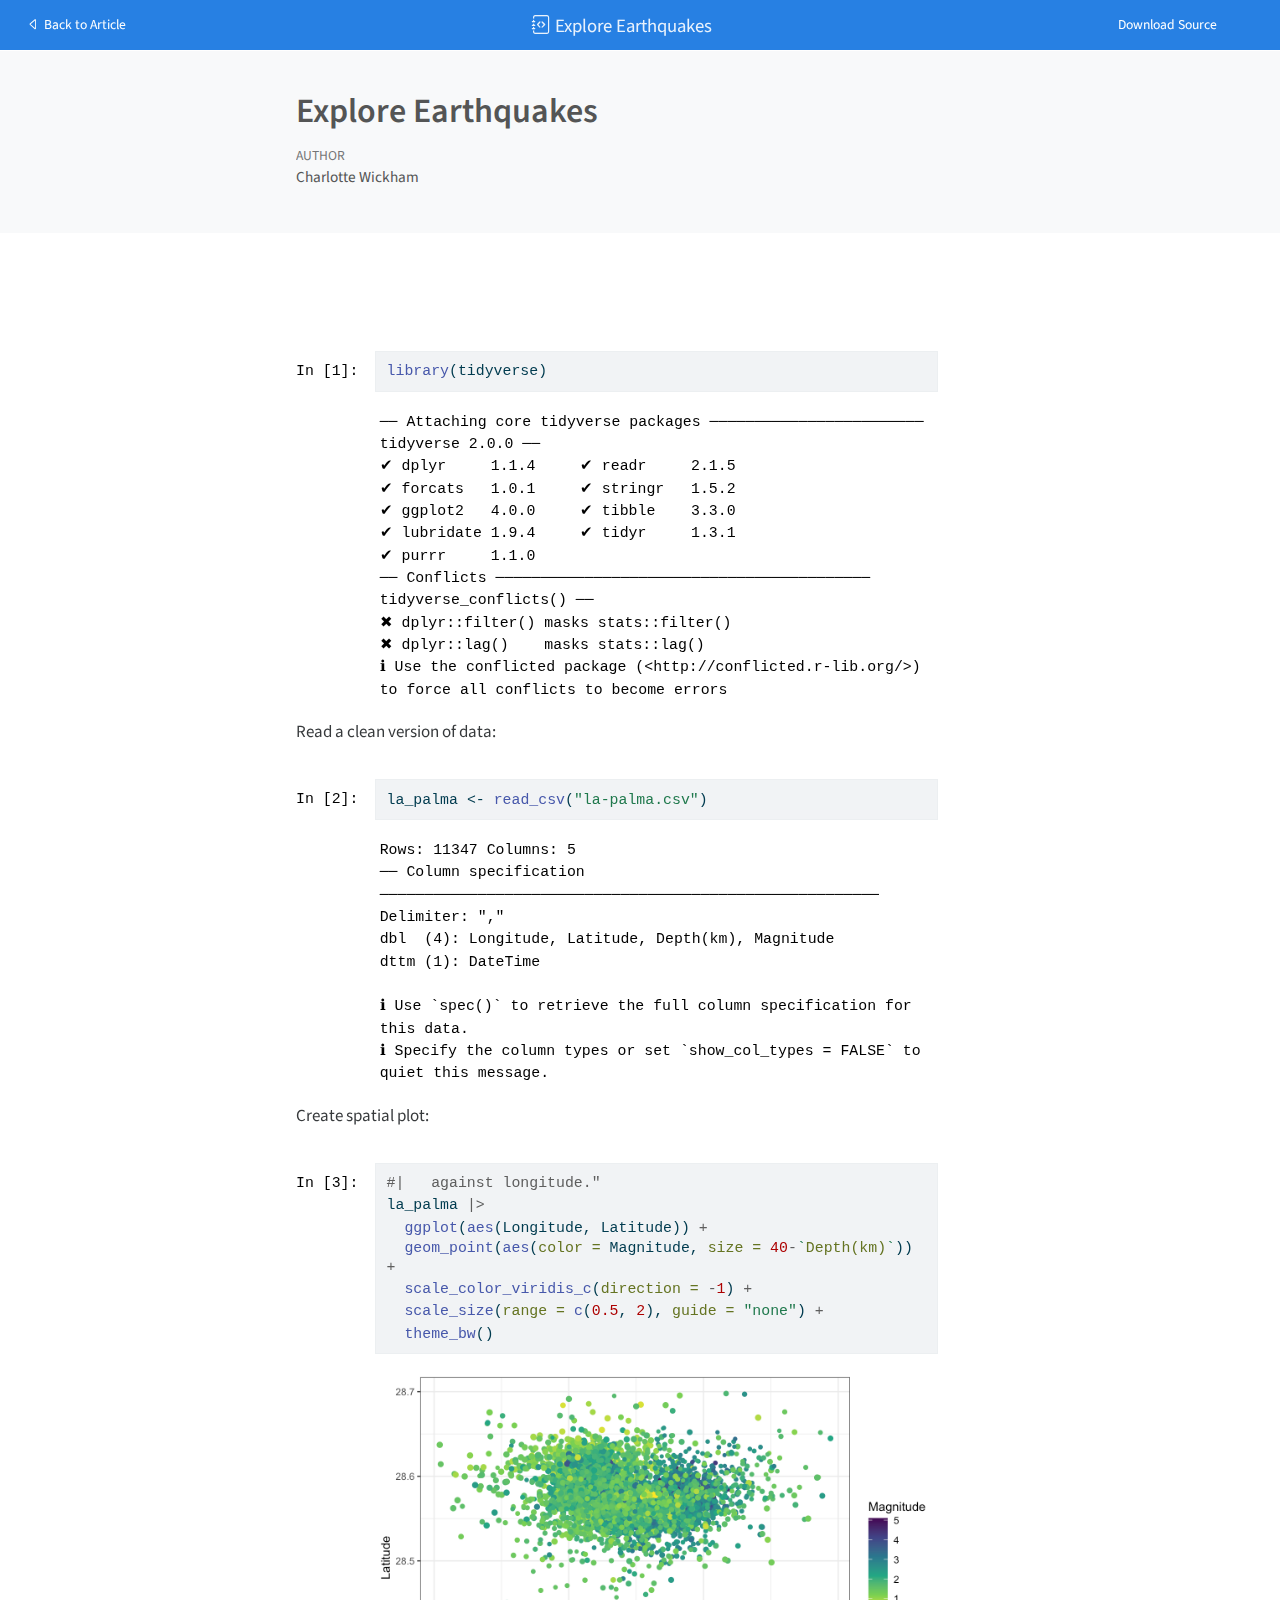
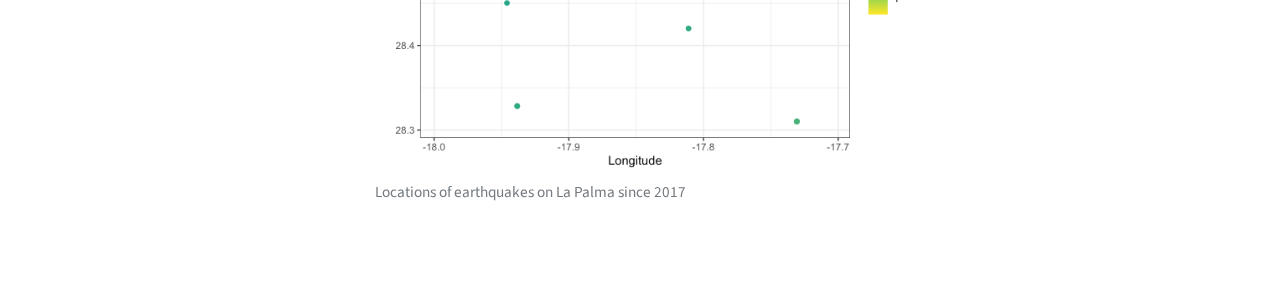
<file: notebooks/explore-earthquakes-preview.html>
<!DOCTYPE html>
<html xmlns="http://www.w3.org/1999/xhtml" lang="en" xml:lang="en"><head>
    <meta charset="utf-8">
    <meta name="generator" content="quarto-1.8.24">

    <meta name="viewport" content="width=device-width, initial-scale=1.0, user-scalable=yes">

    <meta name="author" content="Charlotte Wickham">

    <title>Explore Earthquakes</title>
    <style>
      code{white-space: pre-wrap;}
      span.smallcaps{font-variant: small-caps;}
      div.columns{display: flex; gap: min(4vw, 1.5em);}
      div.column{flex: auto; overflow-x: auto;}
      div.hanging-indent{margin-left: 1.5em; text-indent: -1.5em;}
      ul.task-list{list-style: none;}
      ul.task-list li input[type="checkbox"] {
        width: 0.8em;
        margin: 0 0.8em 0.2em -1em; /* quarto-specific, see https://github.com/quarto-dev/quarto-cli/issues/4556 */ 
        vertical-align: middle;
      }
      /* CSS for syntax highlighting */
      html { -webkit-text-size-adjust: 100%; }
      pre > code.sourceCode { white-space: pre; position: relative; }
      pre > code.sourceCode > span { display: inline-block; line-height: 1.25; }
      pre > code.sourceCode > span:empty { height: 1.2em; }
      .sourceCode { overflow: visible; }
      code.sourceCode > span { color: inherit; text-decoration: inherit; }
      div.sourceCode { margin: 1em 0; }
      pre.sourceCode { margin: 0; }
      @media screen {
      div.sourceCode { overflow: auto; }
      }
      @media print {
      pre > code.sourceCode { white-space: pre-wrap; }
      pre > code.sourceCode > span { text-indent: -5em; padding-left: 5em; }
      }
      pre.numberSource code
        { counter-reset: source-line 0; }
      pre.numberSource code > span
        { position: relative; left: -4em; counter-increment: source-line; }
      pre.numberSource code > span > a:first-child::before
        { content: counter(source-line);
          position: relative; left: -1em; text-align: right; vertical-align: baseline;
          border: none; display: inline-block;
          -webkit-touch-callout: none; -webkit-user-select: none;
          -khtml-user-select: none; -moz-user-select: none;
          -ms-user-select: none; user-select: none;
          padding: 0 4px; width: 4em;
        }
      pre.numberSource { margin-left: 3em;  padding-left: 4px; }
      div.sourceCode
        {   }
      @media screen {
      pre > code.sourceCode > span > a:first-child::before { text-decoration: underline; }
      }
    </style>

    <style>
      body.hypothesis-enabled #quarto-embed-header {
        padding-right: 36px;
      }

      #quarto-embed-header {
        height: 3em;
        width: 100%;
        display: flex;
        justify-content: space-between;
        align-items: center;
        border-bottom: solid 1px;
      }

      #quarto-embed-header h6 {
        font-size: 1.1em;
        padding-top: 0.6em;
        margin-left: 1em;
        margin-right: 1em;
        font-weight: 400;
      }

      #quarto-embed-header a.quarto-back-link,
      #quarto-embed-header a.quarto-download-embed {
        font-size: 0.8em;
        margin-top: 1em;
        margin-bottom: 1em;
        margin-left: 1em;
        margin-right: 1em;
      }

      .quarto-back-container {
        padding-left: 0.5em;
        display: flex;
      }

      .headroom {
          will-change: transform;
          transition: transform 200ms linear;
      }

      .headroom--pinned {
          transform: translateY(0%);
      }

      .headroom--unpinned {
          transform: translateY(-100%);
      }      
    </style>

    <script>
    window.document.addEventListener("DOMContentLoaded", function () {

      var header = window.document.querySelector("#quarto-embed-header");
      const titleBannerEl = window.document.querySelector("body > #title-block-header");
      if (titleBannerEl) {
        titleBannerEl.style.paddingTop = header.clientHeight + "px";
      }
      const contentEl = window.document.getElementById('quarto-content');
      for (const child of contentEl.children) {
        child.style.paddingTop = header.clientHeight + "px";
        child.style.marginTop = "1em";
      }

      // Use the article root if the `back` call doesn't work. This isn't perfect
      // but should typically work
      window.quartoBackToArticle = () => {
        var currentUrl = window.location.href;
        window.history.back();
        setTimeout(() => {
            // if location was not changed in 100 ms, then there is no history back
            if(currentUrl === window.location.href){              
                // redirect to site root
                window.location.href = "../index.html";
            }
        }, 100);
      }

      const headroom = new window.Headroom(header, {
        tolerance: 5,
        onPin: function () {
        },
        onUnpin: function () {
        },
      });
      headroom.init();
    });
    </script>

    
<script src="../site_libs/manuscript-notebook/headroom.min.js"></script>
<script src="../site_libs/clipboard/clipboard.min.js"></script>
<script src="../site_libs/quarto-html/quarto.js" type="module"></script>
<script src="../site_libs/quarto-html/tabsets/tabsets.js" type="module"></script>
<script src="../site_libs/quarto-html/axe/axe-check.js" type="module"></script>
<script src="../site_libs/quarto-html/popper.min.js"></script>
<script src="../site_libs/quarto-html/tippy.umd.min.js"></script>
<script src="../site_libs/quarto-html/anchor.min.js"></script>
<link href="../site_libs/quarto-html/tippy.css" rel="stylesheet">
<link href="../site_libs/quarto-html/quarto-syntax-highlighting-dc55a5b9e770e841cd82e46aadbfb9b0.css" rel="stylesheet" id="quarto-text-highlighting-styles">
<script src="../site_libs/bootstrap/bootstrap.min.js"></script>
<link href="../site_libs/bootstrap/bootstrap-icons.css" rel="stylesheet">
<link href="../site_libs/bootstrap/bootstrap-0a61af393cc41664e89a7addda21b354.min.css" rel="stylesheet" append-hash="true" id="quarto-bootstrap" data-mode="light">
<script src="../site_libs/quarto-contrib/glightbox/glightbox.min.js"></script>
<link href="../site_libs/quarto-contrib/glightbox/glightbox.min.css" rel="stylesheet">
<link href="../site_libs/quarto-contrib/glightbox/lightbox.css" rel="stylesheet">
     <script async="" src="https://hypothes.is/embed.js"></script>
<script>
  window.document.addEventListener("DOMContentLoaded", function (_event) {
    document.body.classList.add('hypothesis-enabled');
  });
</script>  
      </head>

  <body class="quarto-notebook quarto-light">
    <div id="quarto-embed-header" class="headroom fixed-top bg-primary">
      
      <a onclick="window.quartoBackToArticle(); return false;" class="btn btn-primary quarto-back-link" href=""><i class="bi bi-caret-left"></i> Back to Article</a>
      <h6><i class="bi bi-journal-code"></i> Explore Earthquakes</h6>

            <a href="../notebooks/explore-earthquakes.qmd" class="btn btn-primary quarto-download-embed" download="explore-earthquakes.qmd">Download Source</a>
          </div>

     <header id="title-block-header" class="quarto-title-block default toc-left page-columns page-full">
  <div class="quarto-title-banner page-columns page-full">
    <div class="quarto-title column-body">
      <h1 class="title">Explore Earthquakes</h1>
          </div>

    
    <div class="quarto-title-meta-container">
      <div class="quarto-title-meta-column-start">
        
        <div class="quarto-title-meta">

                <div>
            <div class="quarto-title-meta-heading">Author</div>
            <div class="quarto-title-meta-contents">
                        <p>Charlotte Wickham </p>
                      </div>
          </div>
                
          
                
              </div>
      </div>
      <div class="quarto-title-meta-column-end quarto-other-formats-target">
      </div>
    </div>



    <div class="quarto-other-links-text-target">
    </div>  </div>
</header><div id="quarto-content" class="page-columns page-rows-contents page-layout-article toc-left">
<div id="quarto-sidebar-toc-left" class="sidebar toc-left">
  
</div>
<div id="quarto-margin-sidebar" class="sidebar margin-sidebar zindex-bottom">
</div>
<main class="content quarto-banner-title-block" id="quarto-document-content">      

     <div class="cell-container"><div class="cell-decorator"><pre>In [1]:</pre></div><div class="cell">
<div class="code-copy-outer-scaffold"><div class="sourceCode cell-code" id="cb1"><pre class="sourceCode r code-with-copy"><code class="sourceCode r"><span id="cb1-1"><a href="#cb1-1" aria-hidden="true" tabindex="-1"></a><span class="fu">library</span>(tidyverse)</span></code></pre></div><button title="Copy to Clipboard" class="code-copy-button"><i class="bi"></i></button></div>
<div class="cell-output cell-output-stderr">
<pre><code>── Attaching core tidyverse packages ──────────────────────── tidyverse 2.0.0 ──
✔ dplyr     1.1.4     ✔ readr     2.1.5
✔ forcats   1.0.1     ✔ stringr   1.5.2
✔ ggplot2   4.0.0     ✔ tibble    3.3.0
✔ lubridate 1.9.4     ✔ tidyr     1.3.1
✔ purrr     1.1.0     
── Conflicts ────────────────────────────────────────── tidyverse_conflicts() ──
✖ dplyr::filter() masks stats::filter()
✖ dplyr::lag()    masks stats::lag()
ℹ Use the conflicted package (&lt;http://conflicted.r-lib.org/&gt;) to force all conflicts to become errors</code></pre>
</div>
</div></div>
<p>Read a clean version of data:</p>
<div class="cell-container"><div class="cell-decorator"><pre>In [2]:</pre></div><div class="cell">
<div class="code-copy-outer-scaffold"><div class="sourceCode cell-code" id="cb3"><pre class="sourceCode r code-with-copy"><code class="sourceCode r"><span id="cb3-1"><a href="#cb3-1" aria-hidden="true" tabindex="-1"></a>la_palma <span class="ot">&lt;-</span> <span class="fu">read_csv</span>(<span class="st">"la-palma.csv"</span>)</span></code></pre></div><button title="Copy to Clipboard" class="code-copy-button"><i class="bi"></i></button></div>
<div class="cell-output cell-output-stderr">
<pre><code>Rows: 11347 Columns: 5
── Column specification ────────────────────────────────────────────────────────
Delimiter: ","
dbl  (4): Longitude, Latitude, Depth(km), Magnitude
dttm (1): DateTime

ℹ Use `spec()` to retrieve the full column specification for this data.
ℹ Specify the column types or set `show_col_types = FALSE` to quiet this message.</code></pre>
</div>
</div></div>
<p>Create spatial plot:</p>
<div class="cell-container"><div class="cell-decorator"><pre>In [3]:</pre></div><div id="cell-fig-spatial-plot" class="cell">
<div class="code-copy-outer-scaffold"><div class="sourceCode cell-code" id="cb5"><pre class="sourceCode r code-with-copy"><code class="sourceCode r"><span id="cb5-1"><a href="#cb5-1" aria-hidden="true" tabindex="-1"></a><span class="co">#|   against longitude."</span></span>
<span id="cb5-2"><a href="#cb5-2" aria-hidden="true" tabindex="-1"></a>la_palma <span class="sc">|&gt;</span> </span>
<span id="cb5-3"><a href="#cb5-3" aria-hidden="true" tabindex="-1"></a>  <span class="fu">ggplot</span>(<span class="fu">aes</span>(Longitude, Latitude)) <span class="sc">+</span></span>
<span id="cb5-4"><a href="#cb5-4" aria-hidden="true" tabindex="-1"></a>  <span class="fu">geom_point</span>(<span class="fu">aes</span>(<span class="at">color =</span> Magnitude, <span class="at">size =</span> <span class="dv">40</span><span class="sc">-</span><span class="st">`</span><span class="at">Depth(km)</span><span class="st">`</span>)) <span class="sc">+</span></span>
<span id="cb5-5"><a href="#cb5-5" aria-hidden="true" tabindex="-1"></a>  <span class="fu">scale_color_viridis_c</span>(<span class="at">direction =</span> <span class="sc">-</span><span class="dv">1</span>) <span class="sc">+</span> </span>
<span id="cb5-6"><a href="#cb5-6" aria-hidden="true" tabindex="-1"></a>  <span class="fu">scale_size</span>(<span class="at">range =</span> <span class="fu">c</span>(<span class="fl">0.5</span>, <span class="dv">2</span>), <span class="at">guide =</span> <span class="st">"none"</span>) <span class="sc">+</span></span>
<span id="cb5-7"><a href="#cb5-7" aria-hidden="true" tabindex="-1"></a>  <span class="fu">theme_bw</span>()</span></code></pre></div><button title="Copy to Clipboard" class="code-copy-button"><i class="bi"></i></button></div>
<div class="cell-output-display">
<div id="fig-spatial-plot" class="quarto-float quarto-figure quarto-figure-center anchored" alt="A scatterplot of earthquake locations plotting latitude against longitude.">
<figure class="quarto-float quarto-float-fig figure">
<div aria-describedby="fig-spatial-plot-caption-0ceaefa1-69ba-4598-a22c-09a6ac19f8ca" class="">
<a href="explore-earthquakes_files/figure-html/fig-spatial-plot-1.png" class="lightbox" data-gallery="quarto-lightbox-gallery-1" title="Locations of earthquakes on La Palma since 2017"><img src="explore-earthquakes_files/figure-html/fig-spatial-plot-1.png" class="img-fluid figure-img" alt="A scatterplot of earthquake locations plotting latitude against longitude." width="672"></a>
</div>
<figcaption class="quarto-float-caption-bottom quarto-float-caption quarto-float-fig" id="fig-spatial-plot-caption-0ceaefa1-69ba-4598-a22c-09a6ac19f8ca">
Locations of earthquakes on La Palma since 2017
</figcaption>
</figure>
</div>
</div>
</div></div>
     </main>
<!-- /main column -->  <script id="quarto-html-after-body" type="application/javascript">
  window.document.addEventListener("DOMContentLoaded", function (event) {
    const icon = "";
    const anchorJS = new window.AnchorJS();
    anchorJS.options = {
      placement: 'right',
      icon: icon
    };
    anchorJS.add('.anchored');
    const isCodeAnnotation = (el) => {
      for (const clz of el.classList) {
        if (clz.startsWith('code-annotation-')) {                     
          return true;
        }
      }
      return false;
    }
    const onCopySuccess = function(e) {
      // button target
      const button = e.trigger;
      // don't keep focus
      button.blur();
      // flash "checked"
      button.classList.add('code-copy-button-checked');
      var currentTitle = button.getAttribute("title");
      button.setAttribute("title", "Copied!");
      let tooltip;
      if (window.bootstrap) {
        button.setAttribute("data-bs-toggle", "tooltip");
        button.setAttribute("data-bs-placement", "left");
        button.setAttribute("data-bs-title", "Copied!");
        tooltip = new bootstrap.Tooltip(button, 
          { trigger: "manual", 
            customClass: "code-copy-button-tooltip",
            offset: [0, -8]});
        tooltip.show();    
      }
      setTimeout(function() {
        if (tooltip) {
          tooltip.hide();
          button.removeAttribute("data-bs-title");
          button.removeAttribute("data-bs-toggle");
          button.removeAttribute("data-bs-placement");
        }
        button.setAttribute("title", currentTitle);
        button.classList.remove('code-copy-button-checked');
      }, 1000);
      // clear code selection
      e.clearSelection();
    }
    const getTextToCopy = function(trigger) {
      const outerScaffold = trigger.parentElement.cloneNode(true);
      const codeEl = outerScaffold.querySelector('code');
      for (const childEl of codeEl.children) {
        if (isCodeAnnotation(childEl)) {
          childEl.remove();
        }
      }
      return codeEl.innerText;
    }
    const clipboard = new window.ClipboardJS('.code-copy-button:not([data-in-quarto-modal])', {
      text: getTextToCopy
    });
    clipboard.on('success', onCopySuccess);
    if (window.document.getElementById('quarto-embedded-source-code-modal')) {
      const clipboardModal = new window.ClipboardJS('.code-copy-button[data-in-quarto-modal]', {
        text: getTextToCopy,
        container: window.document.getElementById('quarto-embedded-source-code-modal')
      });
      clipboardModal.on('success', onCopySuccess);
    }
      var localhostRegex = new RegExp(/^(?:http|https):\/\/localhost\:?[0-9]*\//);
      var mailtoRegex = new RegExp(/^mailto:/);
        var filterRegex = new RegExp('/' + window.location.host + '/');
      var isInternal = (href) => {
          return filterRegex.test(href) || localhostRegex.test(href) || mailtoRegex.test(href);
      }
      // Inspect non-navigation links and adorn them if external
     var links = window.document.querySelectorAll('a[href]:not(.nav-link):not(.navbar-brand):not(.toc-action):not(.sidebar-link):not(.sidebar-item-toggle):not(.pagination-link):not(.no-external):not([aria-hidden]):not(.dropdown-item):not(.quarto-navigation-tool):not(.about-link)');
      for (var i=0; i<links.length; i++) {
        const link = links[i];
        if (!isInternal(link.href)) {
          // undo the damage that might have been done by quarto-nav.js in the case of
          // links that we want to consider external
          if (link.dataset.originalHref !== undefined) {
            link.href = link.dataset.originalHref;
          }
        }
      }
    function tippyHover(el, contentFn, onTriggerFn, onUntriggerFn) {
      const config = {
        allowHTML: true,
        maxWidth: 500,
        delay: 100,
        arrow: false,
        appendTo: function(el) {
            return el.parentElement;
        },
        interactive: true,
        interactiveBorder: 10,
        theme: 'quarto',
        placement: 'bottom-start',
      };
      if (contentFn) {
        config.content = contentFn;
      }
      if (onTriggerFn) {
        config.onTrigger = onTriggerFn;
      }
      if (onUntriggerFn) {
        config.onUntrigger = onUntriggerFn;
      }
      window.tippy(el, config); 
    }
    const noterefs = window.document.querySelectorAll('a[role="doc-noteref"]');
    for (var i=0; i<noterefs.length; i++) {
      const ref = noterefs[i];
      tippyHover(ref, function() {
        // use id or data attribute instead here
        let href = ref.getAttribute('data-footnote-href') || ref.getAttribute('href');
        try { href = new URL(href).hash; } catch {}
        const id = href.replace(/^#\/?/, "");
        const note = window.document.getElementById(id);
        if (note) {
          return note.innerHTML;
        } else {
          return "";
        }
      });
    }
    const xrefs = window.document.querySelectorAll('a.quarto-xref');
    const processXRef = (id, note) => {
      // Strip column container classes
      const stripColumnClz = (el) => {
        el.classList.remove("page-full", "page-columns");
        if (el.children) {
          for (const child of el.children) {
            stripColumnClz(child);
          }
        }
      }
      stripColumnClz(note)
      if (id === null || id.startsWith('sec-')) {
        // Special case sections, only their first couple elements
        const container = document.createElement("div");
        if (note.children && note.children.length > 2) {
          container.appendChild(note.children[0].cloneNode(true));
          for (let i = 1; i < note.children.length; i++) {
            const child = note.children[i];
            if (child.tagName === "P" && child.innerText === "") {
              continue;
            } else {
              container.appendChild(child.cloneNode(true));
              break;
            }
          }
          if (window.Quarto?.typesetMath) {
            window.Quarto.typesetMath(container);
          }
          return container.innerHTML
        } else {
          if (window.Quarto?.typesetMath) {
            window.Quarto.typesetMath(note);
          }
          return note.innerHTML;
        }
      } else {
        // Remove any anchor links if they are present
        const anchorLink = note.querySelector('a.anchorjs-link');
        if (anchorLink) {
          anchorLink.remove();
        }
        if (window.Quarto?.typesetMath) {
          window.Quarto.typesetMath(note);
        }
        if (note.classList.contains("callout")) {
          return note.outerHTML;
        } else {
          return note.innerHTML;
        }
      }
    }
    for (var i=0; i<xrefs.length; i++) {
      const xref = xrefs[i];
      tippyHover(xref, undefined, function(instance) {
        instance.disable();
        let url = xref.getAttribute('href');
        let hash = undefined; 
        if (url.startsWith('#')) {
          hash = url;
        } else {
          try { hash = new URL(url).hash; } catch {}
        }
        if (hash) {
          const id = hash.replace(/^#\/?/, "");
          const note = window.document.getElementById(id);
          if (note !== null) {
            try {
              const html = processXRef(id, note.cloneNode(true));
              instance.setContent(html);
            } finally {
              instance.enable();
              instance.show();
            }
          } else {
            // See if we can fetch this
            fetch(url.split('#')[0])
            .then(res => res.text())
            .then(html => {
              const parser = new DOMParser();
              const htmlDoc = parser.parseFromString(html, "text/html");
              const note = htmlDoc.getElementById(id);
              if (note !== null) {
                const html = processXRef(id, note);
                instance.setContent(html);
              } 
            }).finally(() => {
              instance.enable();
              instance.show();
            });
          }
        } else {
          // See if we can fetch a full url (with no hash to target)
          // This is a special case and we should probably do some content thinning / targeting
          fetch(url)
          .then(res => res.text())
          .then(html => {
            const parser = new DOMParser();
            const htmlDoc = parser.parseFromString(html, "text/html");
            const note = htmlDoc.querySelector('main.content');
            if (note !== null) {
              // This should only happen for chapter cross references
              // (since there is no id in the URL)
              // remove the first header
              if (note.children.length > 0 && note.children[0].tagName === "HEADER") {
                note.children[0].remove();
              }
              const html = processXRef(null, note);
              instance.setContent(html);
            } 
          }).finally(() => {
            instance.enable();
            instance.show();
          });
        }
      }, function(instance) {
      });
    }
        let selectedAnnoteEl;
        const selectorForAnnotation = ( cell, annotation) => {
          let cellAttr = 'data-code-cell="' + cell + '"';
          let lineAttr = 'data-code-annotation="' +  annotation + '"';
          const selector = 'span[' + cellAttr + '][' + lineAttr + ']';
          return selector;
        }
        const selectCodeLines = (annoteEl) => {
          const doc = window.document;
          const targetCell = annoteEl.getAttribute("data-target-cell");
          const targetAnnotation = annoteEl.getAttribute("data-target-annotation");
          const annoteSpan = window.document.querySelector(selectorForAnnotation(targetCell, targetAnnotation));
          const lines = annoteSpan.getAttribute("data-code-lines").split(",");
          const lineIds = lines.map((line) => {
            return targetCell + "-" + line;
          })
          let top = null;
          let height = null;
          let parent = null;
          if (lineIds.length > 0) {
              //compute the position of the single el (top and bottom and make a div)
              const el = window.document.getElementById(lineIds[0]);
              top = el.offsetTop;
              height = el.offsetHeight;
              parent = el.parentElement.parentElement;
            if (lineIds.length > 1) {
              const lastEl = window.document.getElementById(lineIds[lineIds.length - 1]);
              const bottom = lastEl.offsetTop + lastEl.offsetHeight;
              height = bottom - top;
            }
            if (top !== null && height !== null && parent !== null) {
              // cook up a div (if necessary) and position it 
              let div = window.document.getElementById("code-annotation-line-highlight");
              if (div === null) {
                div = window.document.createElement("div");
                div.setAttribute("id", "code-annotation-line-highlight");
                div.style.position = 'absolute';
                parent.appendChild(div);
              }
              div.style.top = top - 2 + "px";
              div.style.height = height + 4 + "px";
              div.style.left = 0;
              let gutterDiv = window.document.getElementById("code-annotation-line-highlight-gutter");
              if (gutterDiv === null) {
                gutterDiv = window.document.createElement("div");
                gutterDiv.setAttribute("id", "code-annotation-line-highlight-gutter");
                gutterDiv.style.position = 'absolute';
                const codeCell = window.document.getElementById(targetCell);
                const gutter = codeCell.querySelector('.code-annotation-gutter');
                gutter.appendChild(gutterDiv);
              }
              gutterDiv.style.top = top - 2 + "px";
              gutterDiv.style.height = height + 4 + "px";
            }
            selectedAnnoteEl = annoteEl;
          }
        };
        const unselectCodeLines = () => {
          const elementsIds = ["code-annotation-line-highlight", "code-annotation-line-highlight-gutter"];
          elementsIds.forEach((elId) => {
            const div = window.document.getElementById(elId);
            if (div) {
              div.remove();
            }
          });
          selectedAnnoteEl = undefined;
        };
          // Handle positioning of the toggle
      window.addEventListener(
        "resize",
        throttle(() => {
          elRect = undefined;
          if (selectedAnnoteEl) {
            selectCodeLines(selectedAnnoteEl);
          }
        }, 10)
      );
      function throttle(fn, ms) {
      let throttle = false;
      let timer;
        return (...args) => {
          if(!throttle) { // first call gets through
              fn.apply(this, args);
              throttle = true;
          } else { // all the others get throttled
              if(timer) clearTimeout(timer); // cancel #2
              timer = setTimeout(() => {
                fn.apply(this, args);
                timer = throttle = false;
              }, ms);
          }
        };
      }
        // Attach click handler to the DT
        const annoteDls = window.document.querySelectorAll('dt[data-target-cell]');
        for (const annoteDlNode of annoteDls) {
          annoteDlNode.addEventListener('click', (event) => {
            const clickedEl = event.target;
            if (clickedEl !== selectedAnnoteEl) {
              unselectCodeLines();
              const activeEl = window.document.querySelector('dt[data-target-cell].code-annotation-active');
              if (activeEl) {
                activeEl.classList.remove('code-annotation-active');
              }
              selectCodeLines(clickedEl);
              clickedEl.classList.add('code-annotation-active');
            } else {
              // Unselect the line
              unselectCodeLines();
              clickedEl.classList.remove('code-annotation-active');
            }
          });
        }
    const findCites = (el) => {
      const parentEl = el.parentElement;
      if (parentEl) {
        const cites = parentEl.dataset.cites;
        if (cites) {
          return {
            el,
            cites: cites.split(' ')
          };
        } else {
          return findCites(el.parentElement)
        }
      } else {
        return undefined;
      }
    };
    var bibliorefs = window.document.querySelectorAll('a[role="doc-biblioref"]');
    for (var i=0; i<bibliorefs.length; i++) {
      const ref = bibliorefs[i];
      const citeInfo = findCites(ref);
      if (citeInfo) {
        tippyHover(citeInfo.el, function() {
          var popup = window.document.createElement('div');
          citeInfo.cites.forEach(function(cite) {
            var citeDiv = window.document.createElement('div');
            citeDiv.classList.add('hanging-indent');
            citeDiv.classList.add('csl-entry');
            var biblioDiv = window.document.getElementById('ref-' + cite);
            if (biblioDiv) {
              citeDiv.innerHTML = biblioDiv.innerHTML;
            }
            popup.appendChild(citeDiv);
          });
          return popup.innerHTML;
        });
      }
    }
  });
  </script>  </div> <!-- /content -->  <script>var lightboxQuarto = GLightbox({"closeEffect":"zoom","descPosition":"bottom","loop":false,"openEffect":"zoom","selector":".lightbox"});
(function() {
  let previousOnload = window.onload;
  window.onload = () => {
    if (previousOnload) {
      previousOnload();
    }
    lightboxQuarto.on('slide_before_load', (data) => {
      const { slideIndex, slideNode, slideConfig, player, trigger } = data;
      const href = trigger.getAttribute('href');
      if (href !== null) {
        const imgEl = window.document.querySelector(`a[href="${href}"] img`);
        if (imgEl !== null) {
          const srcAttr = imgEl.getAttribute("src");
          if (srcAttr && srcAttr.startsWith("data:")) {
            slideConfig.href = srcAttr;
          }
        }
      } 
    });
  
    lightboxQuarto.on('slide_after_load', (data) => {
      const { slideIndex, slideNode, slideConfig, player, trigger } = data;
      if (window.Quarto?.typesetMath) {
        window.Quarto.typesetMath(slideNode);
      }
    });
  
  };
  
})();
          </script> 
  
</body></html>
</file>
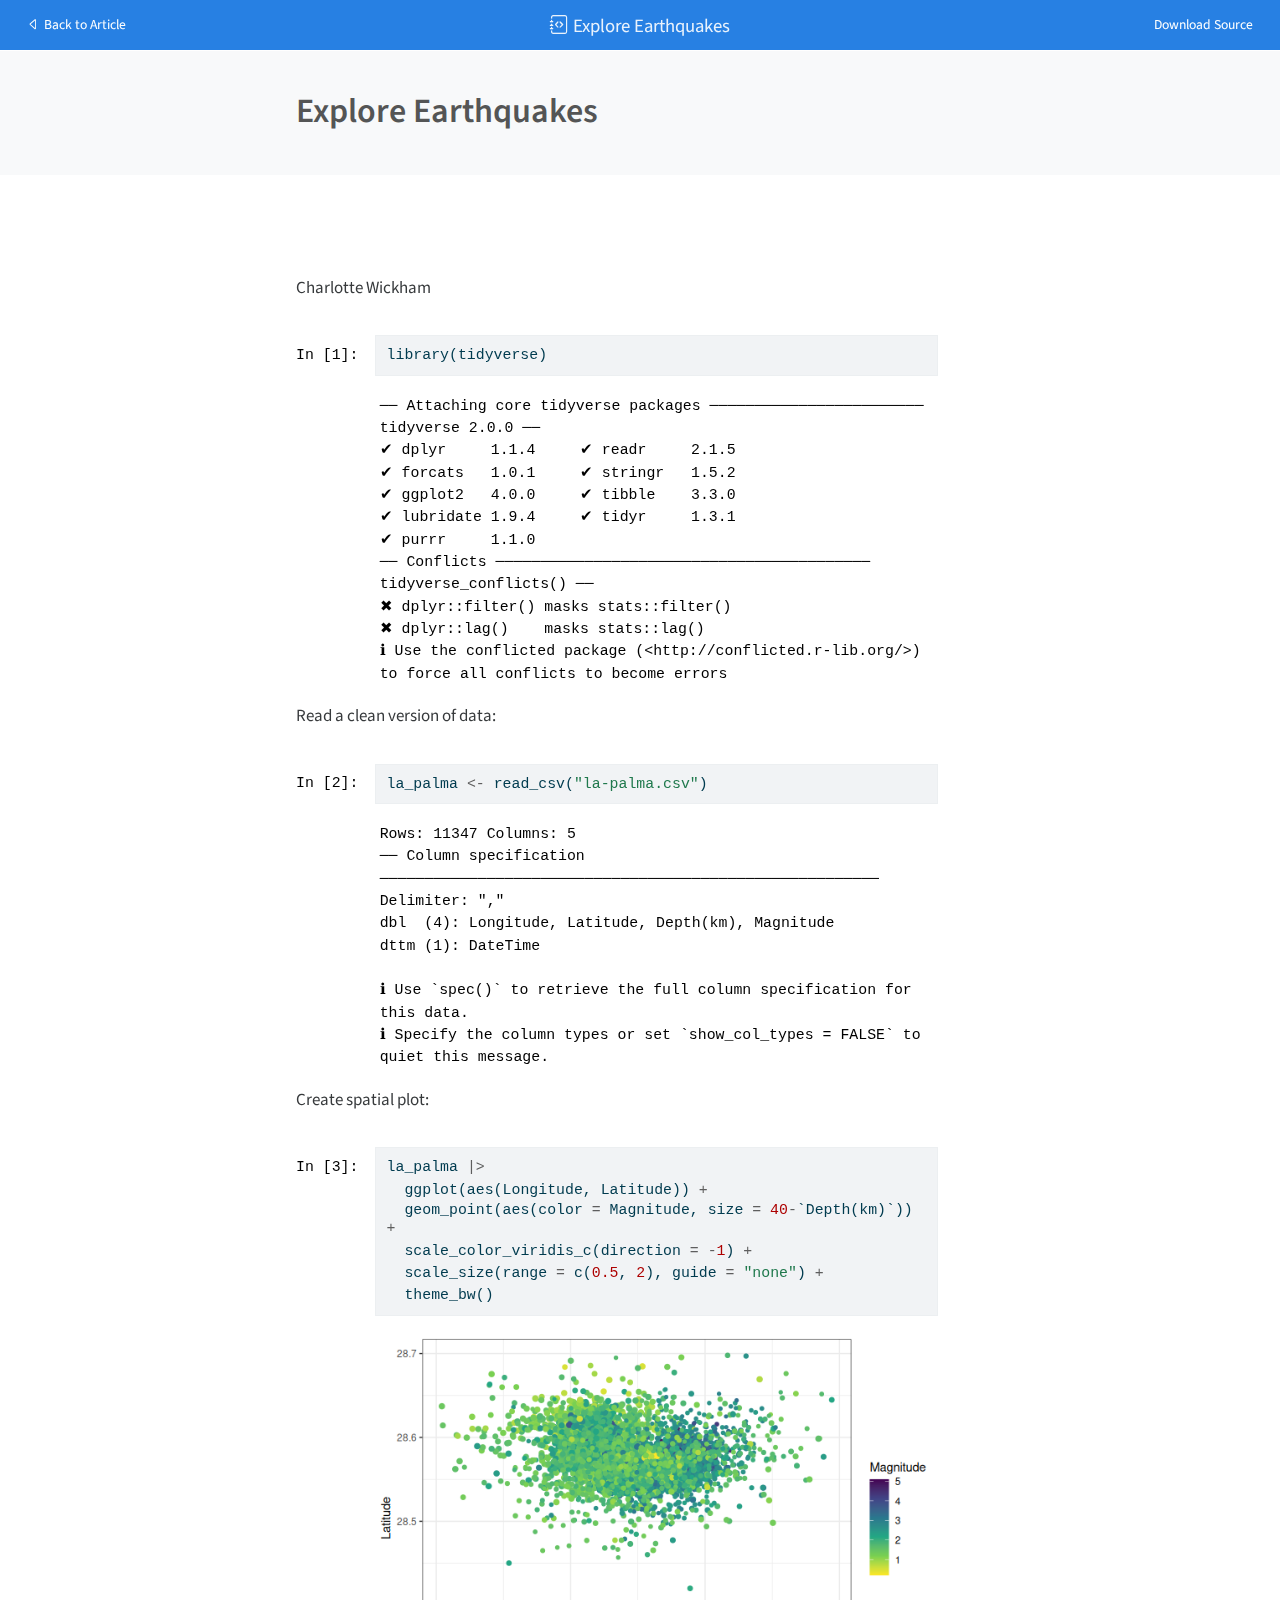
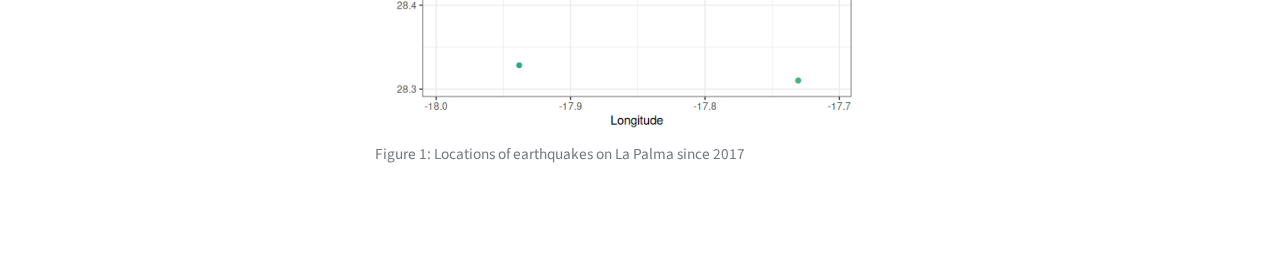
<file: notebooks/explore-earthquakes.embed-preview.html>
<!DOCTYPE html>
<html xmlns="http://www.w3.org/1999/xhtml" lang="en" xml:lang="en"><head>
    <meta charset="utf-8">
    <meta name="generator" content="quarto-1.8.24">

    <meta name="viewport" content="width=device-width, initial-scale=1.0, user-scalable=yes">


    <title>Explore Earthquakes</title>
    <style>
      code{white-space: pre-wrap;}
      span.smallcaps{font-variant: small-caps;}
      div.columns{display: flex; gap: min(4vw, 1.5em);}
      div.column{flex: auto; overflow-x: auto;}
      div.hanging-indent{margin-left: 1.5em; text-indent: -1.5em;}
      ul.task-list{list-style: none;}
      ul.task-list li input[type="checkbox"] {
        width: 0.8em;
        margin: 0 0.8em 0.2em -1em; /* quarto-specific, see https://github.com/quarto-dev/quarto-cli/issues/4556 */ 
        vertical-align: middle;
      }
      /* CSS for syntax highlighting */
      html { -webkit-text-size-adjust: 100%; }
      pre > code.sourceCode { white-space: pre; position: relative; }
      pre > code.sourceCode > span { display: inline-block; line-height: 1.25; }
      pre > code.sourceCode > span:empty { height: 1.2em; }
      .sourceCode { overflow: visible; }
      code.sourceCode > span { color: inherit; text-decoration: inherit; }
      div.sourceCode { margin: 1em 0; }
      pre.sourceCode { margin: 0; }
      @media screen {
      div.sourceCode { overflow: auto; }
      }
      @media print {
      pre > code.sourceCode { white-space: pre-wrap; }
      pre > code.sourceCode > span { text-indent: -5em; padding-left: 5em; }
      }
      pre.numberSource code
        { counter-reset: source-line 0; }
      pre.numberSource code > span
        { position: relative; left: -4em; counter-increment: source-line; }
      pre.numberSource code > span > a:first-child::before
        { content: counter(source-line);
          position: relative; left: -1em; text-align: right; vertical-align: baseline;
          border: none; display: inline-block;
          -webkit-touch-callout: none; -webkit-user-select: none;
          -khtml-user-select: none; -moz-user-select: none;
          -ms-user-select: none; user-select: none;
          padding: 0 4px; width: 4em;
        }
      pre.numberSource { margin-left: 3em;  padding-left: 4px; }
      div.sourceCode
        {   }
      @media screen {
      pre > code.sourceCode > span > a:first-child::before { text-decoration: underline; }
      }
    </style>

    <style>
      body.hypothesis-enabled #quarto-embed-header {
        padding-right: 36px;
      }

      #quarto-embed-header {
        height: 3em;
        width: 100%;
        display: flex;
        justify-content: space-between;
        align-items: center;
        border-bottom: solid 1px;
      }

      #quarto-embed-header h6 {
        font-size: 1.1em;
        padding-top: 0.6em;
        margin-left: 1em;
        margin-right: 1em;
        font-weight: 400;
      }

      #quarto-embed-header a.quarto-back-link,
      #quarto-embed-header a.quarto-download-embed {
        font-size: 0.8em;
        margin-top: 1em;
        margin-bottom: 1em;
        margin-left: 1em;
        margin-right: 1em;
      }

      .quarto-back-container {
        padding-left: 0.5em;
        display: flex;
      }

      .headroom {
          will-change: transform;
          transition: transform 200ms linear;
      }

      .headroom--pinned {
          transform: translateY(0%);
      }

      .headroom--unpinned {
          transform: translateY(-100%);
      }      
    </style>

    <script>
    window.document.addEventListener("DOMContentLoaded", function () {

      var header = window.document.querySelector("#quarto-embed-header");
      const titleBannerEl = window.document.querySelector("body > #title-block-header");
      if (titleBannerEl) {
        titleBannerEl.style.paddingTop = header.clientHeight + "px";
      }
      const contentEl = window.document.getElementById('quarto-content');
      for (const child of contentEl.children) {
        child.style.paddingTop = header.clientHeight + "px";
        child.style.marginTop = "1em";
      }

      // Use the article root if the `back` call doesn't work. This isn't perfect
      // but should typically work
      window.quartoBackToArticle = () => {
        var currentUrl = window.location.href;
        window.history.back();
        setTimeout(() => {
            // if location was not changed in 100 ms, then there is no history back
            if(currentUrl === window.location.href){              
                // redirect to site root
                window.location.href = "../index.html";
            }
        }, 100);
      }

      const headroom = new window.Headroom(header, {
        tolerance: 5,
        onPin: function () {
        },
        onUnpin: function () {
        },
      });
      headroom.init();
    });
    </script>

    
<script src="../site_libs/manuscript-notebook/headroom.min.js"></script>
<script src="../site_libs/clipboard/clipboard.min.js"></script>
<script src="../site_libs/quarto-html/quarto.js" type="module"></script>
<script src="../site_libs/quarto-html/tabsets/tabsets.js" type="module"></script>
<script src="../site_libs/quarto-html/axe/axe-check.js" type="module"></script>
<script src="../site_libs/quarto-html/popper.min.js"></script>
<script src="../site_libs/quarto-html/tippy.umd.min.js"></script>
<script src="../site_libs/quarto-html/anchor.min.js"></script>
<link href="../site_libs/quarto-html/tippy.css" rel="stylesheet">
<link href="../site_libs/quarto-html/quarto-syntax-highlighting-dc55a5b9e770e841cd82e46aadbfb9b0.css" rel="stylesheet" id="quarto-text-highlighting-styles">
<script src="../site_libs/bootstrap/bootstrap.min.js"></script>
<link href="../site_libs/bootstrap/bootstrap-icons.css" rel="stylesheet">
<link href="../site_libs/bootstrap/bootstrap-0a61af393cc41664e89a7addda21b354.min.css" rel="stylesheet" append-hash="true" id="quarto-bootstrap" data-mode="light">
<script src="../site_libs/quarto-contrib/glightbox/glightbox.min.js"></script>
<link href="../site_libs/quarto-contrib/glightbox/glightbox.min.css" rel="stylesheet">
<link href="../site_libs/quarto-contrib/glightbox/lightbox.css" rel="stylesheet">
     
      </head>

  <body class="quarto-notebook quarto-light">
    <div id="quarto-embed-header" class="headroom fixed-top bg-primary">
      
      <a onclick="window.quartoBackToArticle(); return false;" class="btn btn-primary quarto-back-link" href=""><i class="bi bi-caret-left"></i> Back to Article</a>
      <h6><i class="bi bi-journal-code"></i> Explore Earthquakes</h6>

            <a href="../notebooks/explore-earthquakes.qmd" class="btn btn-primary quarto-download-embed" download="explore-earthquakes.qmd">Download Source</a>
          </div>

     <header id="title-block-header" class="quarto-title-block default toc-left page-columns page-full">
  <div class="quarto-title-banner page-columns page-full">
    <div class="quarto-title column-body">
      <h1 class="title">Explore Earthquakes</h1>
          </div>

    
    <div class="quarto-title-meta-container">
      <div class="quarto-title-meta-column-start">
        
        <div class="quarto-title-meta">

                
          
                
              </div>
      </div>
      <div class="quarto-title-meta-column-end quarto-other-formats-target">
      </div>
    </div>



    <div class="quarto-other-links-text-target">
    </div>  </div>
</header><div id="quarto-content" class="page-columns page-rows-contents page-layout-article toc-left">
<div id="quarto-sidebar-toc-left" class="sidebar toc-left">
  
</div>
<div id="quarto-margin-sidebar" class="sidebar margin-sidebar zindex-bottom">
</div>
<main class="content quarto-banner-title-block" id="quarto-document-content">      

     <p>Charlotte Wickham</p>
<div class="cell-container"><div class="cell-decorator"><pre>In [1]:</pre></div><div id="b12afb36-a617-432a-99b4-052f5561452d" class="cell">
<div class="code-copy-outer-scaffold"><div class="sourceCode cell-code" id="cb1"><pre class="sourceCode python code-with-copy"><code class="sourceCode python"><span id="cb1-1"><a href="#cb1-1" aria-hidden="true" tabindex="-1"></a>library(tidyverse)</span></code></pre></div><button title="Copy to Clipboard" class="code-copy-button"><i class="bi"></i></button></div>
<div class="cell-output cell-output-stderr">
<pre><code>── Attaching core tidyverse packages ──────────────────────── tidyverse 2.0.0 ──
✔ dplyr     1.1.4     ✔ readr     2.1.5
✔ forcats   1.0.1     ✔ stringr   1.5.2
✔ ggplot2   4.0.0     ✔ tibble    3.3.0
✔ lubridate 1.9.4     ✔ tidyr     1.3.1
✔ purrr     1.1.0     
── Conflicts ────────────────────────────────────────── tidyverse_conflicts() ──
✖ dplyr::filter() masks stats::filter()
✖ dplyr::lag()    masks stats::lag()
ℹ Use the conflicted package (&lt;http://conflicted.r-lib.org/&gt;) to force all conflicts to become errors</code></pre>
</div>
</div></div>
<p>Read a clean version of data:</p>
<div class="cell-container"><div class="cell-decorator"><pre>In [2]:</pre></div><div id="393d9bcd-752e-4a55-9a2e-28aa3a1eba5a" class="cell">
<div class="code-copy-outer-scaffold"><div class="sourceCode cell-code" id="cb3"><pre class="sourceCode python code-with-copy"><code class="sourceCode python"><span id="cb3-1"><a href="#cb3-1" aria-hidden="true" tabindex="-1"></a>la_palma <span class="op">&lt;-</span> read_csv(<span class="st">"la-palma.csv"</span>)</span></code></pre></div><button title="Copy to Clipboard" class="code-copy-button"><i class="bi"></i></button></div>
<div class="cell-output cell-output-stderr">
<pre><code>Rows: 11347 Columns: 5
── Column specification ────────────────────────────────────────────────────────
Delimiter: ","
dbl  (4): Longitude, Latitude, Depth(km), Magnitude
dttm (1): DateTime

ℹ Use `spec()` to retrieve the full column specification for this data.
ℹ Specify the column types or set `show_col_types = FALSE` to quiet this message.</code></pre>
</div>
</div></div>
<p>Create spatial plot:</p>
<div class="cell-container"><div class="cell-decorator"><pre>In [3]:</pre></div><div id="cell-fig-spatial-plot" class="cell">
<div class="code-copy-outer-scaffold"><div class="sourceCode cell-code" id="cb5"><pre class="sourceCode python code-with-copy"><code class="sourceCode python"><span id="cb5-1"><a href="#cb5-1" aria-hidden="true" tabindex="-1"></a>la_palma <span class="op">|&gt;</span> </span>
<span id="cb5-2"><a href="#cb5-2" aria-hidden="true" tabindex="-1"></a>  ggplot(aes(Longitude, Latitude)) <span class="op">+</span></span>
<span id="cb5-3"><a href="#cb5-3" aria-hidden="true" tabindex="-1"></a>  geom_point(aes(color <span class="op">=</span> Magnitude, size <span class="op">=</span> <span class="dv">40</span><span class="op">-</span>`Depth(km)`)) <span class="op">+</span></span>
<span id="cb5-4"><a href="#cb5-4" aria-hidden="true" tabindex="-1"></a>  scale_color_viridis_c(direction <span class="op">=</span> <span class="op">-</span><span class="dv">1</span>) <span class="op">+</span> </span>
<span id="cb5-5"><a href="#cb5-5" aria-hidden="true" tabindex="-1"></a>  scale_size(<span class="bu">range</span> <span class="op">=</span> c(<span class="fl">0.5</span>, <span class="dv">2</span>), guide <span class="op">=</span> <span class="st">"none"</span>) <span class="op">+</span></span>
<span id="cb5-6"><a href="#cb5-6" aria-hidden="true" tabindex="-1"></a>  theme_bw()</span></code></pre></div><button title="Copy to Clipboard" class="code-copy-button"><i class="bi"></i></button></div>
<div class="cell-output cell-output-display">
<div id="fig-spatial-plot" class="quarto-float quarto-figure quarto-figure-center anchored" alt="A scatterplot of earthquake locations plotting latitude against longitude.">
<figure class="quarto-float quarto-float-fig figure">
<div aria-describedby="fig-spatial-plot-caption-0ceaefa1-69ba-4598-a22c-09a6ac19f8ca" class="">
<a href="explore-earthquakes.embed_files/figure-html/fig-spatial-plot-output-1.png" class="lightbox" data-gallery="quarto-lightbox-gallery-1" title="Figure&nbsp;1: Locations of earthquakes on La Palma since 2017"><img src="explore-earthquakes.embed_files/figure-html/fig-spatial-plot-output-1.png" class="img-fluid figure-img" alt="A scatterplot of earthquake locations plotting latitude against longitude."></a>
</div>
<figcaption class="quarto-float-caption-bottom quarto-float-caption quarto-float-fig" id="fig-spatial-plot-caption-0ceaefa1-69ba-4598-a22c-09a6ac19f8ca">
Figure&nbsp;1: Locations of earthquakes on La Palma since 2017
</figcaption>
</figure>
</div>
</div>
</div></div>
     </main>
<!-- /main column -->  <script id="quarto-html-after-body" type="application/javascript">
  window.document.addEventListener("DOMContentLoaded", function (event) {
    const icon = "";
    const anchorJS = new window.AnchorJS();
    anchorJS.options = {
      placement: 'right',
      icon: icon
    };
    anchorJS.add('.anchored');
    const isCodeAnnotation = (el) => {
      for (const clz of el.classList) {
        if (clz.startsWith('code-annotation-')) {                     
          return true;
        }
      }
      return false;
    }
    const onCopySuccess = function(e) {
      // button target
      const button = e.trigger;
      // don't keep focus
      button.blur();
      // flash "checked"
      button.classList.add('code-copy-button-checked');
      var currentTitle = button.getAttribute("title");
      button.setAttribute("title", "Copied!");
      let tooltip;
      if (window.bootstrap) {
        button.setAttribute("data-bs-toggle", "tooltip");
        button.setAttribute("data-bs-placement", "left");
        button.setAttribute("data-bs-title", "Copied!");
        tooltip = new bootstrap.Tooltip(button, 
          { trigger: "manual", 
            customClass: "code-copy-button-tooltip",
            offset: [0, -8]});
        tooltip.show();    
      }
      setTimeout(function() {
        if (tooltip) {
          tooltip.hide();
          button.removeAttribute("data-bs-title");
          button.removeAttribute("data-bs-toggle");
          button.removeAttribute("data-bs-placement");
        }
        button.setAttribute("title", currentTitle);
        button.classList.remove('code-copy-button-checked');
      }, 1000);
      // clear code selection
      e.clearSelection();
    }
    const getTextToCopy = function(trigger) {
      const outerScaffold = trigger.parentElement.cloneNode(true);
      const codeEl = outerScaffold.querySelector('code');
      for (const childEl of codeEl.children) {
        if (isCodeAnnotation(childEl)) {
          childEl.remove();
        }
      }
      return codeEl.innerText;
    }
    const clipboard = new window.ClipboardJS('.code-copy-button:not([data-in-quarto-modal])', {
      text: getTextToCopy
    });
    clipboard.on('success', onCopySuccess);
    if (window.document.getElementById('quarto-embedded-source-code-modal')) {
      const clipboardModal = new window.ClipboardJS('.code-copy-button[data-in-quarto-modal]', {
        text: getTextToCopy,
        container: window.document.getElementById('quarto-embedded-source-code-modal')
      });
      clipboardModal.on('success', onCopySuccess);
    }
      var localhostRegex = new RegExp(/^(?:http|https):\/\/localhost\:?[0-9]*\//);
      var mailtoRegex = new RegExp(/^mailto:/);
        var filterRegex = new RegExp('/' + window.location.host + '/');
      var isInternal = (href) => {
          return filterRegex.test(href) || localhostRegex.test(href) || mailtoRegex.test(href);
      }
      // Inspect non-navigation links and adorn them if external
     var links = window.document.querySelectorAll('a[href]:not(.nav-link):not(.navbar-brand):not(.toc-action):not(.sidebar-link):not(.sidebar-item-toggle):not(.pagination-link):not(.no-external):not([aria-hidden]):not(.dropdown-item):not(.quarto-navigation-tool):not(.about-link)');
      for (var i=0; i<links.length; i++) {
        const link = links[i];
        if (!isInternal(link.href)) {
          // undo the damage that might have been done by quarto-nav.js in the case of
          // links that we want to consider external
          if (link.dataset.originalHref !== undefined) {
            link.href = link.dataset.originalHref;
          }
        }
      }
    function tippyHover(el, contentFn, onTriggerFn, onUntriggerFn) {
      const config = {
        allowHTML: true,
        maxWidth: 500,
        delay: 100,
        arrow: false,
        appendTo: function(el) {
            return el.parentElement;
        },
        interactive: true,
        interactiveBorder: 10,
        theme: 'quarto',
        placement: 'bottom-start',
      };
      if (contentFn) {
        config.content = contentFn;
      }
      if (onTriggerFn) {
        config.onTrigger = onTriggerFn;
      }
      if (onUntriggerFn) {
        config.onUntrigger = onUntriggerFn;
      }
      window.tippy(el, config); 
    }
    const noterefs = window.document.querySelectorAll('a[role="doc-noteref"]');
    for (var i=0; i<noterefs.length; i++) {
      const ref = noterefs[i];
      tippyHover(ref, function() {
        // use id or data attribute instead here
        let href = ref.getAttribute('data-footnote-href') || ref.getAttribute('href');
        try { href = new URL(href).hash; } catch {}
        const id = href.replace(/^#\/?/, "");
        const note = window.document.getElementById(id);
        if (note) {
          return note.innerHTML;
        } else {
          return "";
        }
      });
    }
    const xrefs = window.document.querySelectorAll('a.quarto-xref');
    const processXRef = (id, note) => {
      // Strip column container classes
      const stripColumnClz = (el) => {
        el.classList.remove("page-full", "page-columns");
        if (el.children) {
          for (const child of el.children) {
            stripColumnClz(child);
          }
        }
      }
      stripColumnClz(note)
      if (id === null || id.startsWith('sec-')) {
        // Special case sections, only their first couple elements
        const container = document.createElement("div");
        if (note.children && note.children.length > 2) {
          container.appendChild(note.children[0].cloneNode(true));
          for (let i = 1; i < note.children.length; i++) {
            const child = note.children[i];
            if (child.tagName === "P" && child.innerText === "") {
              continue;
            } else {
              container.appendChild(child.cloneNode(true));
              break;
            }
          }
          if (window.Quarto?.typesetMath) {
            window.Quarto.typesetMath(container);
          }
          return container.innerHTML
        } else {
          if (window.Quarto?.typesetMath) {
            window.Quarto.typesetMath(note);
          }
          return note.innerHTML;
        }
      } else {
        // Remove any anchor links if they are present
        const anchorLink = note.querySelector('a.anchorjs-link');
        if (anchorLink) {
          anchorLink.remove();
        }
        if (window.Quarto?.typesetMath) {
          window.Quarto.typesetMath(note);
        }
        if (note.classList.contains("callout")) {
          return note.outerHTML;
        } else {
          return note.innerHTML;
        }
      }
    }
    for (var i=0; i<xrefs.length; i++) {
      const xref = xrefs[i];
      tippyHover(xref, undefined, function(instance) {
        instance.disable();
        let url = xref.getAttribute('href');
        let hash = undefined; 
        if (url.startsWith('#')) {
          hash = url;
        } else {
          try { hash = new URL(url).hash; } catch {}
        }
        if (hash) {
          const id = hash.replace(/^#\/?/, "");
          const note = window.document.getElementById(id);
          if (note !== null) {
            try {
              const html = processXRef(id, note.cloneNode(true));
              instance.setContent(html);
            } finally {
              instance.enable();
              instance.show();
            }
          } else {
            // See if we can fetch this
            fetch(url.split('#')[0])
            .then(res => res.text())
            .then(html => {
              const parser = new DOMParser();
              const htmlDoc = parser.parseFromString(html, "text/html");
              const note = htmlDoc.getElementById(id);
              if (note !== null) {
                const html = processXRef(id, note);
                instance.setContent(html);
              } 
            }).finally(() => {
              instance.enable();
              instance.show();
            });
          }
        } else {
          // See if we can fetch a full url (with no hash to target)
          // This is a special case and we should probably do some content thinning / targeting
          fetch(url)
          .then(res => res.text())
          .then(html => {
            const parser = new DOMParser();
            const htmlDoc = parser.parseFromString(html, "text/html");
            const note = htmlDoc.querySelector('main.content');
            if (note !== null) {
              // This should only happen for chapter cross references
              // (since there is no id in the URL)
              // remove the first header
              if (note.children.length > 0 && note.children[0].tagName === "HEADER") {
                note.children[0].remove();
              }
              const html = processXRef(null, note);
              instance.setContent(html);
            } 
          }).finally(() => {
            instance.enable();
            instance.show();
          });
        }
      }, function(instance) {
      });
    }
        let selectedAnnoteEl;
        const selectorForAnnotation = ( cell, annotation) => {
          let cellAttr = 'data-code-cell="' + cell + '"';
          let lineAttr = 'data-code-annotation="' +  annotation + '"';
          const selector = 'span[' + cellAttr + '][' + lineAttr + ']';
          return selector;
        }
        const selectCodeLines = (annoteEl) => {
          const doc = window.document;
          const targetCell = annoteEl.getAttribute("data-target-cell");
          const targetAnnotation = annoteEl.getAttribute("data-target-annotation");
          const annoteSpan = window.document.querySelector(selectorForAnnotation(targetCell, targetAnnotation));
          const lines = annoteSpan.getAttribute("data-code-lines").split(",");
          const lineIds = lines.map((line) => {
            return targetCell + "-" + line;
          })
          let top = null;
          let height = null;
          let parent = null;
          if (lineIds.length > 0) {
              //compute the position of the single el (top and bottom and make a div)
              const el = window.document.getElementById(lineIds[0]);
              top = el.offsetTop;
              height = el.offsetHeight;
              parent = el.parentElement.parentElement;
            if (lineIds.length > 1) {
              const lastEl = window.document.getElementById(lineIds[lineIds.length - 1]);
              const bottom = lastEl.offsetTop + lastEl.offsetHeight;
              height = bottom - top;
            }
            if (top !== null && height !== null && parent !== null) {
              // cook up a div (if necessary) and position it 
              let div = window.document.getElementById("code-annotation-line-highlight");
              if (div === null) {
                div = window.document.createElement("div");
                div.setAttribute("id", "code-annotation-line-highlight");
                div.style.position = 'absolute';
                parent.appendChild(div);
              }
              div.style.top = top - 2 + "px";
              div.style.height = height + 4 + "px";
              div.style.left = 0;
              let gutterDiv = window.document.getElementById("code-annotation-line-highlight-gutter");
              if (gutterDiv === null) {
                gutterDiv = window.document.createElement("div");
                gutterDiv.setAttribute("id", "code-annotation-line-highlight-gutter");
                gutterDiv.style.position = 'absolute';
                const codeCell = window.document.getElementById(targetCell);
                const gutter = codeCell.querySelector('.code-annotation-gutter');
                gutter.appendChild(gutterDiv);
              }
              gutterDiv.style.top = top - 2 + "px";
              gutterDiv.style.height = height + 4 + "px";
            }
            selectedAnnoteEl = annoteEl;
          }
        };
        const unselectCodeLines = () => {
          const elementsIds = ["code-annotation-line-highlight", "code-annotation-line-highlight-gutter"];
          elementsIds.forEach((elId) => {
            const div = window.document.getElementById(elId);
            if (div) {
              div.remove();
            }
          });
          selectedAnnoteEl = undefined;
        };
          // Handle positioning of the toggle
      window.addEventListener(
        "resize",
        throttle(() => {
          elRect = undefined;
          if (selectedAnnoteEl) {
            selectCodeLines(selectedAnnoteEl);
          }
        }, 10)
      );
      function throttle(fn, ms) {
      let throttle = false;
      let timer;
        return (...args) => {
          if(!throttle) { // first call gets through
              fn.apply(this, args);
              throttle = true;
          } else { // all the others get throttled
              if(timer) clearTimeout(timer); // cancel #2
              timer = setTimeout(() => {
                fn.apply(this, args);
                timer = throttle = false;
              }, ms);
          }
        };
      }
        // Attach click handler to the DT
        const annoteDls = window.document.querySelectorAll('dt[data-target-cell]');
        for (const annoteDlNode of annoteDls) {
          annoteDlNode.addEventListener('click', (event) => {
            const clickedEl = event.target;
            if (clickedEl !== selectedAnnoteEl) {
              unselectCodeLines();
              const activeEl = window.document.querySelector('dt[data-target-cell].code-annotation-active');
              if (activeEl) {
                activeEl.classList.remove('code-annotation-active');
              }
              selectCodeLines(clickedEl);
              clickedEl.classList.add('code-annotation-active');
            } else {
              // Unselect the line
              unselectCodeLines();
              clickedEl.classList.remove('code-annotation-active');
            }
          });
        }
    const findCites = (el) => {
      const parentEl = el.parentElement;
      if (parentEl) {
        const cites = parentEl.dataset.cites;
        if (cites) {
          return {
            el,
            cites: cites.split(' ')
          };
        } else {
          return findCites(el.parentElement)
        }
      } else {
        return undefined;
      }
    };
    var bibliorefs = window.document.querySelectorAll('a[role="doc-biblioref"]');
    for (var i=0; i<bibliorefs.length; i++) {
      const ref = bibliorefs[i];
      const citeInfo = findCites(ref);
      if (citeInfo) {
        tippyHover(citeInfo.el, function() {
          var popup = window.document.createElement('div');
          citeInfo.cites.forEach(function(cite) {
            var citeDiv = window.document.createElement('div');
            citeDiv.classList.add('hanging-indent');
            citeDiv.classList.add('csl-entry');
            var biblioDiv = window.document.getElementById('ref-' + cite);
            if (biblioDiv) {
              citeDiv.innerHTML = biblioDiv.innerHTML;
            }
            popup.appendChild(citeDiv);
          });
          return popup.innerHTML;
        });
      }
    }
  });
  </script>  </div> <!-- /content -->  <script>var lightboxQuarto = GLightbox({"closeEffect":"zoom","descPosition":"bottom","loop":false,"openEffect":"zoom","selector":".lightbox"});
(function() {
  let previousOnload = window.onload;
  window.onload = () => {
    if (previousOnload) {
      previousOnload();
    }
    lightboxQuarto.on('slide_before_load', (data) => {
      const { slideIndex, slideNode, slideConfig, player, trigger } = data;
      const href = trigger.getAttribute('href');
      if (href !== null) {
        const imgEl = window.document.querySelector(`a[href="${href}"] img`);
        if (imgEl !== null) {
          const srcAttr = imgEl.getAttribute("src");
          if (srcAttr && srcAttr.startsWith("data:")) {
            slideConfig.href = srcAttr;
          }
        }
      } 
    });
  
    lightboxQuarto.on('slide_after_load', (data) => {
      const { slideIndex, slideNode, slideConfig, player, trigger } = data;
      if (window.Quarto?.typesetMath) {
        window.Quarto.typesetMath(slideNode);
      }
    });
  
  };
  
})();
          </script> 
  
</body></html>
</file>
<file: site_libs/quarto-html/tippy.css>
.tippy-box[data-animation=fade][data-state=hidden]{opacity:0}[data-tippy-root]{max-width:calc(100vw - 10px)}.tippy-box{position:relative;background-color:#333;color:#fff;border-radius:4px;font-size:14px;line-height:1.4;white-space:normal;outline:0;transition-property:transform,visibility,opacity}.tippy-box[data-placement^=top]>.tippy-arrow{bottom:0}.tippy-box[data-placement^=top]>.tippy-arrow:before{bottom:-7px;left:0;border-width:8px 8px 0;border-top-color:initial;transform-origin:center top}.tippy-box[data-placement^=bottom]>.tippy-arrow{top:0}.tippy-box[data-placement^=bottom]>.tippy-arrow:before{top:-7px;left:0;border-width:0 8px 8px;border-bottom-color:initial;transform-origin:center bottom}.tippy-box[data-placement^=left]>.tippy-arrow{right:0}.tippy-box[data-placement^=left]>.tippy-arrow:before{border-width:8px 0 8px 8px;border-left-color:initial;right:-7px;transform-origin:center left}.tippy-box[data-placement^=right]>.tippy-arrow{left:0}.tippy-box[data-placement^=right]>.tippy-arrow:before{left:-7px;border-width:8px 8px 8px 0;border-right-color:initial;transform-origin:center right}.tippy-box[data-inertia][data-state=visible]{transition-timing-function:cubic-bezier(.54,1.5,.38,1.11)}.tippy-arrow{width:16px;height:16px;color:#333}.tippy-arrow:before{content:"";position:absolute;border-color:transparent;border-style:solid}.tippy-content{position:relative;padding:5px 9px;z-index:1}
</file>
<file: site_libs/quarto-html/quarto-syntax-highlighting-dc55a5b9e770e841cd82e46aadbfb9b0.css>
/* quarto syntax highlight colors */
:root {
  --quarto-hl-ot-color: #003B4F;
  --quarto-hl-at-color: #657422;
  --quarto-hl-ss-color: #20794D;
  --quarto-hl-an-color: #5E5E5E;
  --quarto-hl-fu-color: #4758AB;
  --quarto-hl-st-color: #20794D;
  --quarto-hl-cf-color: #003B4F;
  --quarto-hl-op-color: #5E5E5E;
  --quarto-hl-er-color: #AD0000;
  --quarto-hl-bn-color: #AD0000;
  --quarto-hl-al-color: #AD0000;
  --quarto-hl-va-color: #111111;
  --quarto-hl-bu-color: inherit;
  --quarto-hl-ex-color: inherit;
  --quarto-hl-pp-color: #AD0000;
  --quarto-hl-in-color: #5E5E5E;
  --quarto-hl-vs-color: #20794D;
  --quarto-hl-wa-color: #5E5E5E;
  --quarto-hl-do-color: #5E5E5E;
  --quarto-hl-im-color: #00769E;
  --quarto-hl-ch-color: #20794D;
  --quarto-hl-dt-color: #AD0000;
  --quarto-hl-fl-color: #AD0000;
  --quarto-hl-co-color: #5E5E5E;
  --quarto-hl-cv-color: #5E5E5E;
  --quarto-hl-cn-color: #8f5902;
  --quarto-hl-sc-color: #5E5E5E;
  --quarto-hl-dv-color: #AD0000;
  --quarto-hl-kw-color: #003B4F;
}

/* other quarto variables */
:root {
  --quarto-font-monospace: SFMono-Regular, Menlo, Monaco, Consolas, "Liberation Mono", "Courier New", monospace;
}

/* syntax highlight based on Pandoc's rules */
pre > code.sourceCode > span {
  color: #003B4F;
}

code.sourceCode > span {
  color: #003B4F;
}

div.sourceCode,
div.sourceCode pre.sourceCode {
  color: #003B4F;
}

/* Normal */
code span {
  color: #003B4F;
}

/* Alert */
code span.al {
  color: #AD0000;
  font-style: inherit;
}

/* Annotation */
code span.an {
  color: #5E5E5E;
  font-style: inherit;
}

/* Attribute */
code span.at {
  color: #657422;
  font-style: inherit;
}

/* BaseN */
code span.bn {
  color: #AD0000;
  font-style: inherit;
}

/* BuiltIn */
code span.bu {
  font-style: inherit;
}

/* ControlFlow */
code span.cf {
  color: #003B4F;
  font-weight: bold;
  font-style: inherit;
}

/* Char */
code span.ch {
  color: #20794D;
  font-style: inherit;
}

/* Constant */
code span.cn {
  color: #8f5902;
  font-style: inherit;
}

/* Comment */
code span.co {
  color: #5E5E5E;
  font-style: inherit;
}

/* CommentVar */
code span.cv {
  color: #5E5E5E;
  font-style: italic;
}

/* Documentation */
code span.do {
  color: #5E5E5E;
  font-style: italic;
}

/* DataType */
code span.dt {
  color: #AD0000;
  font-style: inherit;
}

/* DecVal */
code span.dv {
  color: #AD0000;
  font-style: inherit;
}

/* Error */
code span.er {
  color: #AD0000;
  font-style: inherit;
}

/* Extension */
code span.ex {
  font-style: inherit;
}

/* Float */
code span.fl {
  color: #AD0000;
  font-style: inherit;
}

/* Function */
code span.fu {
  color: #4758AB;
  font-style: inherit;
}

/* Import */
code span.im {
  color: #00769E;
  font-style: inherit;
}

/* Information */
code span.in {
  color: #5E5E5E;
  font-style: inherit;
}

/* Keyword */
code span.kw {
  color: #003B4F;
  font-weight: bold;
  font-style: inherit;
}

/* Operator */
code span.op {
  color: #5E5E5E;
  font-style: inherit;
}

/* Other */
code span.ot {
  color: #003B4F;
  font-style: inherit;
}

/* Preprocessor */
code span.pp {
  color: #AD0000;
  font-style: inherit;
}

/* SpecialChar */
code span.sc {
  color: #5E5E5E;
  font-style: inherit;
}

/* SpecialString */
code span.ss {
  color: #20794D;
  font-style: inherit;
}

/* String */
code span.st {
  color: #20794D;
  font-style: inherit;
}

/* Variable */
code span.va {
  color: #111111;
  font-style: inherit;
}

/* VerbatimString */
code span.vs {
  color: #20794D;
  font-style: inherit;
}

/* Warning */
code span.wa {
  color: #5E5E5E;
  font-style: italic;
}

.prevent-inlining {
  content: "</";
}

/*# sourceMappingURL=21f0b8dca5c347bd0a806dc2ce2adfe3.css.map */
</file>
